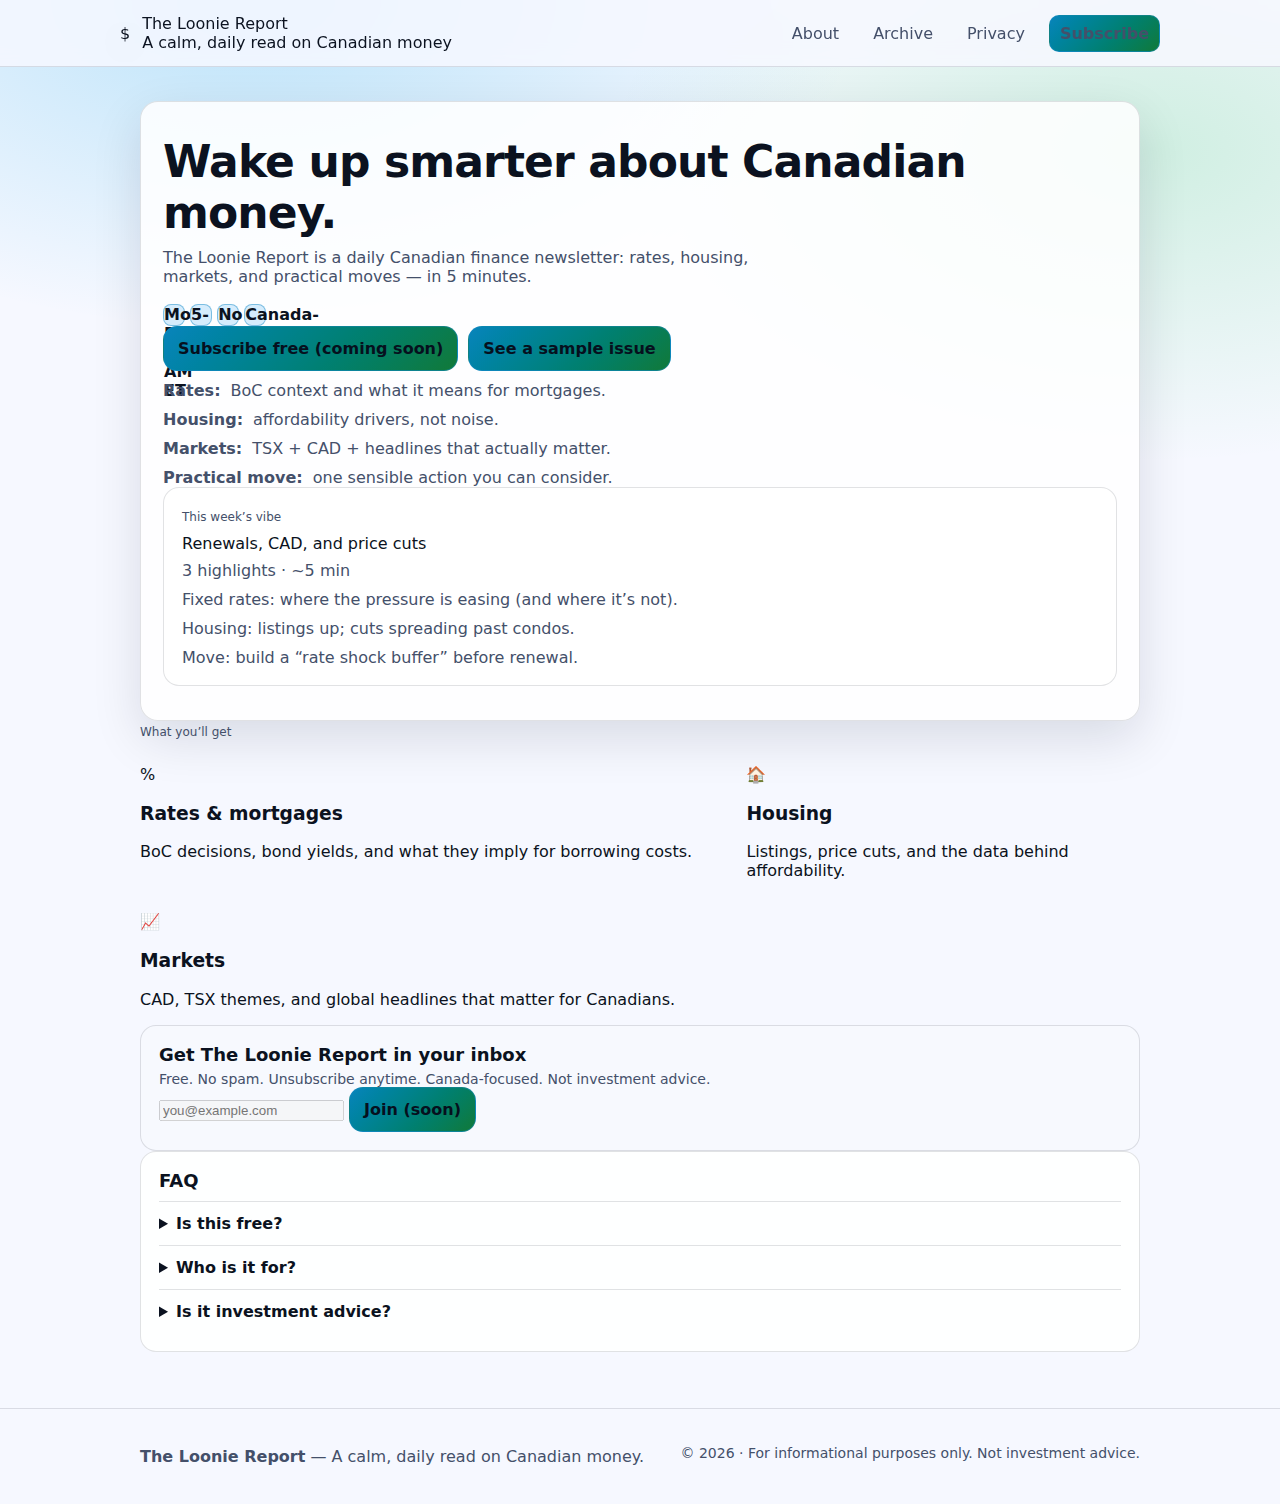
<file: index.html>
<!doctype html>
<html lang="en">
  <head>
    <meta charset="utf-8" />
    <meta name="viewport" content="width=device-width, initial-scale=1" />

    <title>Home · The Loonie Report</title>
    <meta name="description" content="The Loonie Report is a daily Canadian finance newsletter: rates, housing, markets, and practical moves — in 5 minutes." />

    <link rel="icon" href="/assets/img/favicon.svg" type="image/svg+xml" />
    <link rel="stylesheet" href="/assets/css/site.css" />

    <meta property="og:type" content="website" />
    <meta property="og:site_name" content="The Loonie Report" />
    <meta property="og:title" content="Home · The Loonie Report" />
    <meta property="og:description" content="The Loonie Report is a daily Canadian finance newsletter: rates, housing, markets, and practical moves — in 5 minutes." />
    <meta property="og:image" content="/assets/img/og.png" />

    <meta name="twitter:card" content="summary_large_image" />
    <meta name="twitter:title" content="Home · The Loonie Report" />
    <meta name="twitter:description" content="The Loonie Report is a daily Canadian finance newsletter: rates, housing, markets, and practical moves — in 5 minutes." />
    <meta name="twitter:image" content="/assets/img/og.png" />
  </head>
  <body>
    <a class="skip" href="#content">Skip to content</a>

    <header class="header">
      <div class="container header__inner">
        <a class="brand" href="/" aria-label="Home">
          <span class="logo" aria-hidden="true">$</span>
          <span>
            <div class="wordmark">The Loonie Report</div>
            <div class="tagline">A calm, daily read on Canadian money</div>
          </span>
        </a>

        <nav class="nav" aria-label="Primary">
          <a href="/about/">About</a>
          <a href="/archive/">Archive</a>
          <a href="/privacy/">Privacy</a>
          <a class="btn btn--primary" href="#subscribe">Subscribe</a>
        </nav>
      </div>
    </header>

    <main id="content" class="main">
      <div class="container">
        
<section class="hero">
  <div class="hero__grid">
    <div>
      <h1>Wake up smarter about Canadian money.</h1>
      <p class="subhead">The Loonie Report is a daily Canadian finance newsletter: rates, housing, markets, and practical moves — in 5 minutes.</p>

      <div class="badges" aria-label="Key points">
        <span class="badge badge--accent">Mon–Fri · 5:30 AM ET</span>
        <span class="badge">5-minute read</span>
        <span class="badge">No hype</span>
        <span class="badge">Canada-first</span>
      </div>

      <div class="actions" id="subscribe">
        <a class="btn btn--primary" href="#" aria-label="Subscribe (coming soon)">Subscribe free (coming soon)</a>
        <a class="btn btn--secondary" href="/archive/">See a sample issue</a>
      </div>

      <ul class="list">
        <li><strong>Rates:</strong> BoC context and what it means for mortgages.</li>
        <li><strong>Housing:</strong> affordability drivers, not noise.</li>
        <li><strong>Markets:</strong> TSX + CAD + headlines that actually matter.</li>
        <li><strong>Practical move:</strong> one sensible action you can consider.</li>
      </ul>
    </div>

    <aside class="card" aria-label="This week's briefing">
      <div class="kicker">This week’s vibe</div>
      <div class="issueTitle">Renewals, CAD, and price cuts</div>
      <p class="small" style="margin:8px 0 0">3 highlights · ~5 min</p>
      <ul class="list" style="margin-top:10px">
        <li>Fixed rates: where the pressure is easing (and where it’s not).</li>
        <li>Housing: listings up; cuts spreading past condos.</li>
        <li>Move: build a “rate shock buffer” before renewal.</li>
      </ul>
    </aside>
  </div>
</section>

<section class="section">
  <div class="kicker">What you’ll get</div>
  <div class="grid">
    <div class="feature">
      <div class="icon">%</div>
      <h3>Rates & mortgages</h3>
      <p>BoC decisions, bond yields, and what they imply for borrowing costs.</p>
    </div>
    <div class="feature">
      <div class="icon">🏠</div>
      <h3>Housing</h3>
      <p>Listings, price cuts, and the data behind affordability.</p>
    </div>
    <div class="feature">
      <div class="icon">📈</div>
      <h3>Markets</h3>
      <p>CAD, TSX themes, and global headlines that matter for Canadians.</p>
    </div>
  </div>
</section>

<section class="section card card--flat" style="background:#f7f9fe">
  <div class="subscribe">
    <div>
      <h2 style="margin:0 0 6px">Get The Loonie Report in your inbox</h2>
      <p class="small" style="margin:0">Free. No spam. Unsubscribe anytime. Canada-focused. Not investment advice.</p>
    </div>
    <form class="form" action="#" method="post" aria-label="Subscribe form">
      <input class="input" type="email" placeholder="you@example.com" disabled />
      <a class="btn btn--primary" href="#" aria-disabled="true">Join (soon)</a>
    </form>
  </div>
</section>

<section class="section card">
  <h2 style="margin:0 0 10px">FAQ</h2>
  <div class="faq">
    <details>
      <summary>Is this free?</summary>
      <p>Yes. The plan is to keep it free and supported by affiliates/sponsors (no paywall).</p>
    </details>
    <details>
      <summary>Who is it for?</summary>
      <p>Canadians who want a steady, low-drama read on money: homeowners, renters, investors, and builders.</p>
    </details>
    <details>
      <summary>Is it investment advice?</summary>
      <p>No — it’s information and context. You decide what to do with it.</p>
    </details>
  </div>
</section>

      </div>
    </main>

    <footer class="footer">
      <div class="container footer__inner">
        <p><strong>The Loonie Report</strong> — A calm, daily read on Canadian money.</p>
        <p class="small">© 2026 · For informational purposes only. Not investment advice.</p>
      </div>
    </footer>
  </body>
</html>
</file>
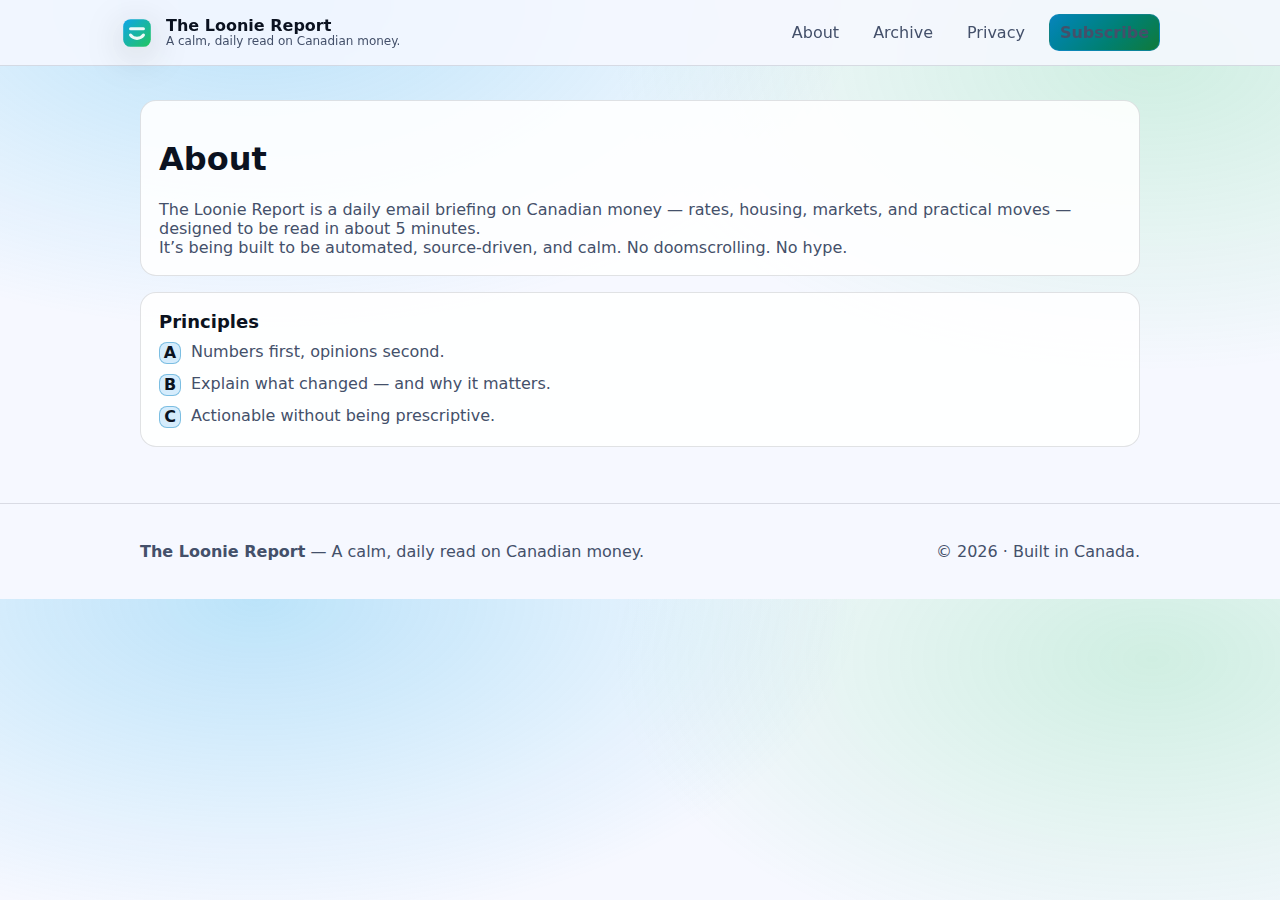
<file: about/index.html>
<!doctype html>
<html lang="en">
  <head>
    <meta charset="utf-8" />
    <meta name="viewport" content="width=device-width, initial-scale=1" />

    <title>About · The Loonie Report</title>
    <meta name="description" content="What The Loonie Report is and how it will work." />

    <link rel="icon" href="/assets/img/favicon.svg" type="image/svg+xml" />
    <link rel="stylesheet" href="/assets/css/site.css" />

    <meta property="og:type" content="website" />
    <meta property="og:site_name" content="The Loonie Report" />
    <meta property="og:title" content="About · The Loonie Report" />
    <meta property="og:description" content="What The Loonie Report is and how it will work." />
    <meta property="og:image" content="/assets/img/og.png" />

    <meta name="twitter:card" content="summary_large_image" />
    <meta name="twitter:title" content="About · The Loonie Report" />
    <meta name="twitter:description" content="What The Loonie Report is and how it will work." />
    <meta name="twitter:image" content="/assets/img/og.png" />
  </head>
  <body>
    <a class="skip" href="#content">Skip to content</a>

    <header class="header">
      <div class="container header__inner">
        <a class="brand" href="/">
          <svg class="logo" width="34" height="34" viewBox="0 0 64 64" aria-hidden="true" focusable="false">
  <defs>
    <linearGradient id="g" x1="0" y1="0" x2="1" y2="1">
      <stop offset="0" stop-color="#0ea5e9"/>
      <stop offset="1" stop-color="#22c55e"/>
    </linearGradient>
  </defs>
  <rect x="6" y="6" width="52" height="52" rx="14" fill="url(#g)" />
  <path d="M20 36c6 8 18 8 24 0" fill="none" stroke="rgba(255,255,255,.92)" stroke-width="6" stroke-linecap="round"/>
  <path d="M20 24h24" stroke="rgba(255,255,255,.92)" stroke-width="6" stroke-linecap="round"/>
</svg>

          <span class="brand__text">
            <span class="brand__name">The Loonie Report</span>
            <span class="brand__tag">A calm, daily read on Canadian money.</span>
          </span>
        </a>

        <nav class="nav" aria-label="Primary">
          <a href="/about/">About</a>
          <a href="/archive/">Archive</a>
          <a href="/privacy/">Privacy</a>
          <a class="btn btn--small" href="#subscribe">Subscribe</a>
        </nav>
      </div>
    </header>

    <main id="content" class="main">
      <div class="container">
        
<section class="card">
  <h1>About</h1>
  <p class="muted">The Loonie Report is a daily email briefing on Canadian money — rates, housing, markets, and practical moves — designed to be read in about 5 minutes.</p>
  <p class="muted">It’s being built to be automated, source-driven, and calm. No doomscrolling. No hype.</p>
</section>

<section class="card" style="margin-top:16px">
  <h2>Principles</h2>
  <ul class="list">
    <li><span class="badge">A</span><span>Numbers first, opinions second.</span></li>
    <li><span class="badge">B</span><span>Explain what changed — and why it matters.</span></li>
    <li><span class="badge">C</span><span>Actionable without being prescriptive.</span></li>
  </ul>
</section>

      </div>
    </main>

    <footer class="footer">
      <div class="container footer__inner">
        <p><strong>The Loonie Report</strong> — A calm, daily read on Canadian money.</p>
        <p class="muted">© 2026 · Built in Canada.</p>
      </div>
    </footer>

    <script>
      // Tiny progressive enhancement: honor system dark mode and allow toggle
      (function () {
        const key = "tlr-theme";
        const root = document.documentElement;
        const stored = localStorage.getItem(key);
        if (stored) root.dataset.theme = stored;
      })();
    </script>
  </body>
</html>
</file>
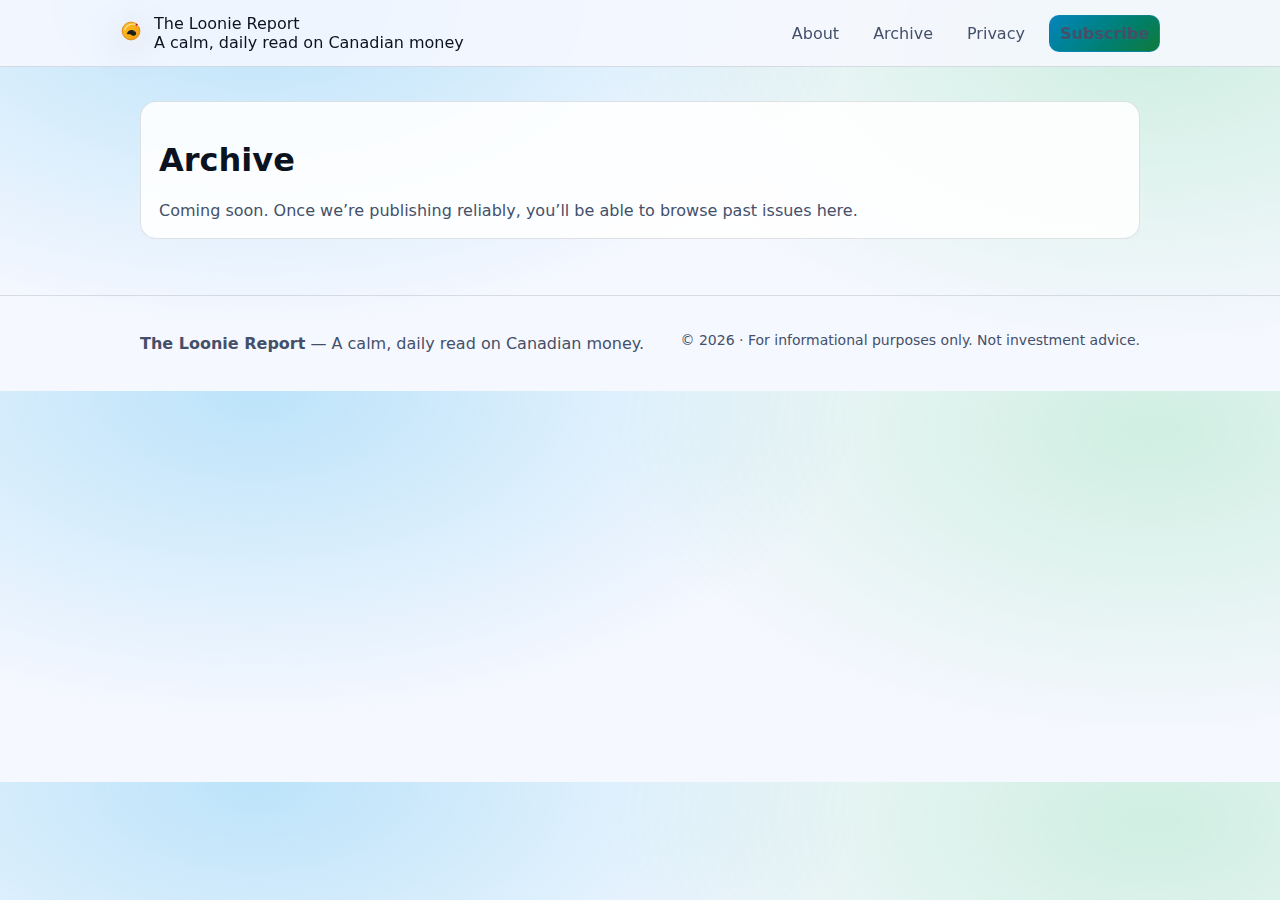
<file: archive/index.html>
<!doctype html>
<html lang="en">
  <head>
    <meta charset="utf-8" />
    <meta name="viewport" content="width=device-width, initial-scale=1" />

    <title>Archive · The Loonie Report</title>
    <meta name="description" content="Past issues (coming soon)." />

    <link rel="icon" href="/assets/img/favicon.svg" type="image/svg+xml" />
    <link rel="stylesheet" href="/assets/css/site.css" />

    <meta property="og:type" content="website" />
    <meta property="og:site_name" content="The Loonie Report" />
    <meta property="og:title" content="Archive · The Loonie Report" />
    <meta property="og:description" content="Past issues (coming soon)." />
    <meta property="og:image" content="/assets/img/og.png" />

    <meta name="twitter:card" content="summary_large_image" />
    <meta name="twitter:title" content="Archive · The Loonie Report" />
    <meta name="twitter:description" content="Past issues (coming soon)." />
    <meta name="twitter:image" content="/assets/img/og.png" />
  </head>
  <body>
    <a class="skip" href="#content">Skip to content</a>

    <header class="header">
      <div class="container header__inner">
        <a class="brand" href="/" aria-label="Home">
          <span class="logo" aria-hidden="true"><img src="/assets/img/mark-loonie.svg" alt="" width="22" height="22" /></span>
          <span>
            <div class="wordmark">The Loonie Report</div>
            <div class="tagline">A calm, daily read on Canadian money</div>
          </span>
        </a>

        <nav class="nav" aria-label="Primary">
          <a href="/about/">About</a>
          <a href="/archive/">Archive</a>
          <a href="/privacy/">Privacy</a>
          <a class="btn btn--primary" href="#subscribe">Subscribe</a>
        </nav>
      </div>
    </header>

    <main id="content" class="main">
      <div class="container">
        
<section class="card">
  <h1>Archive</h1>
  <p class="muted">Coming soon. Once we’re publishing reliably, you’ll be able to browse past issues here.</p>
</section>

      </div>
    </main>

    <footer class="footer">
      <div class="container footer__inner">
        <p><strong>The Loonie Report</strong> — A calm, daily read on Canadian money.</p>
        <p class="small">© 2026 · For informational purposes only. Not investment advice.</p>
      </div>
    </footer>
  </body>
</html>
</file>
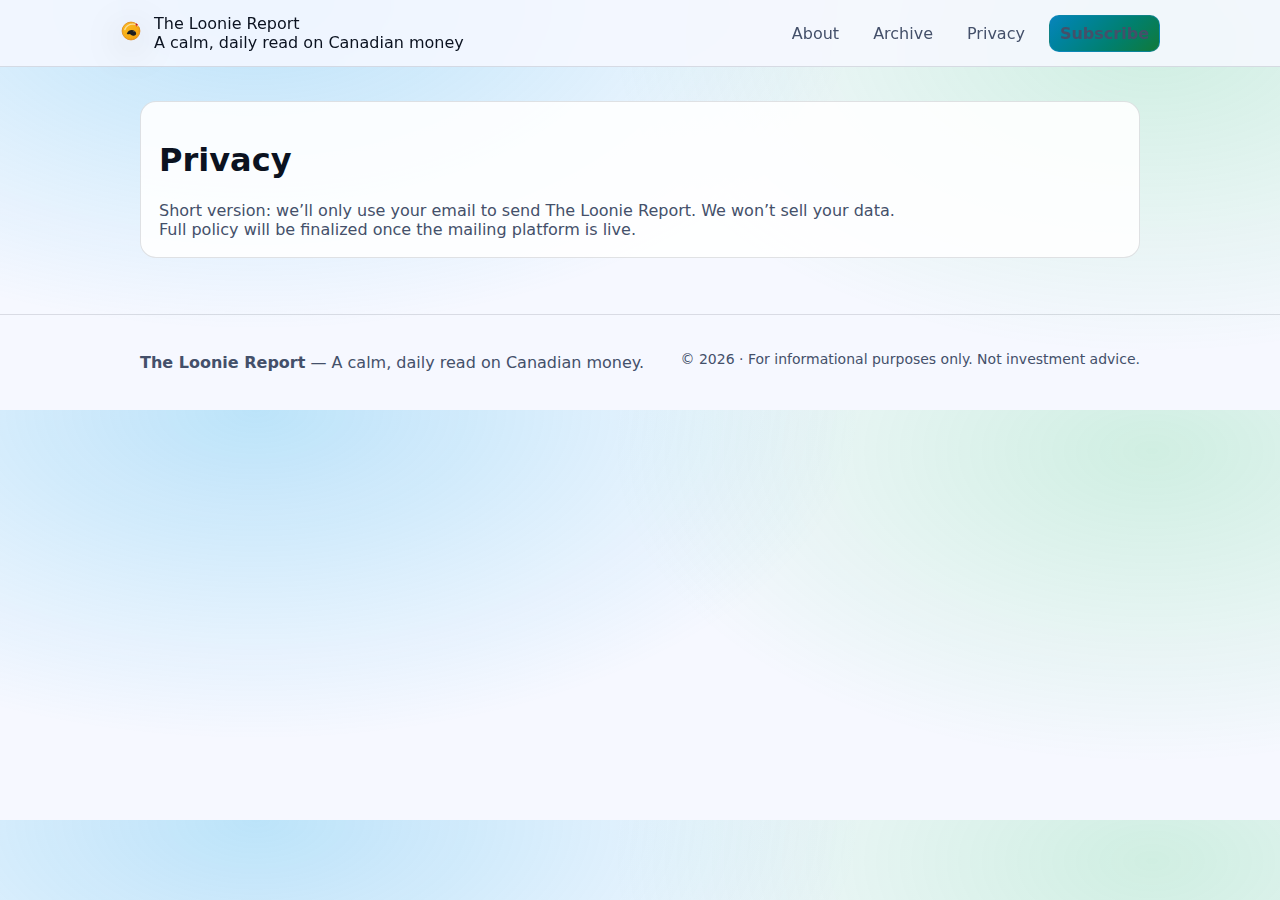
<file: privacy/index.html>
<!doctype html>
<html lang="en">
  <head>
    <meta charset="utf-8" />
    <meta name="viewport" content="width=device-width, initial-scale=1" />

    <title>Privacy · The Loonie Report</title>
    <meta name="description" content="How we handle your data." />

    <link rel="icon" href="/assets/img/favicon.svg" type="image/svg+xml" />
    <link rel="stylesheet" href="/assets/css/site.css" />

    <meta property="og:type" content="website" />
    <meta property="og:site_name" content="The Loonie Report" />
    <meta property="og:title" content="Privacy · The Loonie Report" />
    <meta property="og:description" content="How we handle your data." />
    <meta property="og:image" content="/assets/img/og.png" />

    <meta name="twitter:card" content="summary_large_image" />
    <meta name="twitter:title" content="Privacy · The Loonie Report" />
    <meta name="twitter:description" content="How we handle your data." />
    <meta name="twitter:image" content="/assets/img/og.png" />
  </head>
  <body>
    <a class="skip" href="#content">Skip to content</a>

    <header class="header">
      <div class="container header__inner">
        <a class="brand" href="/" aria-label="Home">
          <span class="logo" aria-hidden="true"><img src="/assets/img/mark-loonie.svg" alt="" width="22" height="22" /></span>
          <span>
            <div class="wordmark">The Loonie Report</div>
            <div class="tagline">A calm, daily read on Canadian money</div>
          </span>
        </a>

        <nav class="nav" aria-label="Primary">
          <a href="/about/">About</a>
          <a href="/archive/">Archive</a>
          <a href="/privacy/">Privacy</a>
          <a class="btn btn--primary" href="#subscribe">Subscribe</a>
        </nav>
      </div>
    </header>

    <main id="content" class="main">
      <div class="container">
        
<section class="card">
  <h1>Privacy</h1>
  <p class="muted">Short version: we’ll only use your email to send The Loonie Report. We won’t sell your data.</p>
  <p class="muted">Full policy will be finalized once the mailing platform is live.</p>
</section>

      </div>
    </main>

    <footer class="footer">
      <div class="container footer__inner">
        <p><strong>The Loonie Report</strong> — A calm, daily read on Canadian money.</p>
        <p class="small">© 2026 · For informational purposes only. Not investment advice.</p>
      </div>
    </footer>
  </body>
</html>
</file>
<file: assets/css/site.css>
:root{
  --bg: #0b1220;
  --panel:#0f1b30;
  --text:#e7eefc;
  --muted:#a8b6d6;
  --line: rgba(231,238,252,.14);
  --brand:#0ea5e9;
  --brand2:#22c55e;
  --shadow: 0 18px 50px rgba(0,0,0,.35);
  color-scheme: dark;
}
@media (prefers-color-scheme: light){
  :root{
    --bg:#f6f8ff;
    --panel:#ffffff;
    --text:#0b1220;
    --muted:#44506a;
    --line: rgba(11,18,32,.12);
    --shadow: 0 18px 50px rgba(10,20,40,.12);
    color-scheme: light;
  }
}
html[data-theme="dark"]{ color-scheme: dark; }
html[data-theme="light"]{ color-scheme: light; }
html[data-theme="dark"]{
  --bg:#0b1220; --panel:#0f1b30; --text:#e7eefc; --muted:#a8b6d6; --line: rgba(231,238,252,.14); --shadow: 0 18px 50px rgba(0,0,0,.35);
}
html[data-theme="light"]{
  --bg:#f6f8ff; --panel:#ffffff; --text:#0b1220; --muted:#44506a; --line: rgba(11,18,32,.12); --shadow: 0 18px 50px rgba(10,20,40,.12);
}

*{box-sizing:border-box}
body{margin:0;font-family: ui-sans-serif, system-ui, -apple-system, Segoe UI, Roboto, Helvetica, Arial, "Apple Color Emoji","Segoe UI Emoji";
  background: radial-gradient(1100px 600px at 20% 0%, rgba(14,165,233,.25), transparent 55%),
              radial-gradient(900px 520px at 90% 10%, rgba(34,197,94,.18), transparent 60%),
              var(--bg);
  color:var(--text);
}
a{color:inherit}
.container{max-width: 1040px; margin: 0 auto; padding: 0 20px;}
.skip{position:absolute;left:-999px;top:auto;width:1px;height:1px;overflow:hidden}
.skip:focus{left:20px;top:14px;width:auto;height:auto;padding:10px 12px;background:var(--panel);border:1px solid var(--line);border-radius:10px;z-index:10}

.header{position:sticky;top:0;backdrop-filter: blur(10px);background: color-mix(in oklab, var(--bg) 84%, transparent);border-bottom:1px solid var(--line);}
.header__inner{display:flex;align-items:center;justify-content:space-between;gap:18px;padding:14px 0;}
.brand{display:flex;align-items:center;gap:12px;text-decoration:none;}
.brand__text{display:flex;flex-direction:column;line-height:1.1}
.brand__name{font-weight:750}
.brand__tag{font-size:12px;color:var(--muted)}
.logo{flex:0 0 auto; filter: drop-shadow(0 8px 18px rgba(0,0,0,.18));}

.nav{display:flex;align-items:center;gap:14px;flex-wrap:wrap;}
.nav a{color:var(--muted);text-decoration:none;padding:8px 10px;border-radius:10px}
.nav a:hover{color:var(--text);background:color-mix(in oklab, var(--panel) 70%, transparent)}

.main{padding:34px 0 56px;}

.hero{padding:34px 22px;border:1px solid var(--line);border-radius:18px;background: color-mix(in oklab, var(--panel) 86%, transparent);box-shadow: var(--shadow);}
.hero h1{margin:0 0 10px;font-size: clamp(28px, 4vw, 44px); letter-spacing:-0.02em;}
.hero p{margin:0 0 18px;color:var(--muted);font-size: 16px;max-width: 60ch;}

.grid{display:grid;grid-template-columns: 1.2fr .8fr; gap:16px; align-items:start; margin-top:16px;}
@media (max-width: 860px){.grid{grid-template-columns:1fr}}

.card{border:1px solid var(--line);border-radius:16px;background: color-mix(in oklab, var(--panel) 88%, transparent);padding:18px;}
.card h2{margin:0 0 10px;font-size:18px;}
.card p{margin:0;color:var(--muted)}

.list{margin:10px 0 0;padding:0;list-style:none;display:grid;gap:10px}
.list li{display:flex;gap:10px;color:var(--muted)}
.badge{display:inline-grid;place-items:center;width:22px;height:22px;border-radius:8px;background: color-mix(in oklab, var(--brand) 22%, var(--panel));border:1px solid color-mix(in oklab, var(--brand) 40%, var(--line));color:var(--text);font-weight:700}

.btn{display:inline-flex;align-items:center;justify-content:center;gap:10px;padding:12px 14px;border-radius:14px;border:1px solid color-mix(in oklab, var(--brand) 40%, var(--line));
  background: linear-gradient(135deg, color-mix(in oklab, var(--brand) 85%, #000) 0%, color-mix(in oklab, var(--brand2) 70%, #000) 100%);
  color:#06101e;text-decoration:none;font-weight:800;
}
.btn--ghost{background:transparent;color:var(--text);border:1px solid var(--line)}
.btn--small{padding:9px 10px;border-radius:12px;font-weight:750}
.actions{display:flex;flex-wrap:wrap;gap:10px}

.kicker{display:inline-flex;align-items:center;gap:8px;margin-bottom:10px;color:var(--muted);font-size:12px}
.kicker .dot{width:8px;height:8px;border-radius:999px;background:linear-gradient(135deg,var(--brand),var(--brand2))}

.sample{font-family: ui-monospace, SFMono-Regular, Menlo, Monaco, Consolas, "Liberation Mono", "Courier New", monospace;
  font-size: 13px; line-height:1.55; color: color-mix(in oklab, var(--text) 90%, var(--muted));
  background: color-mix(in oklab, var(--bg) 60%, var(--panel)); border: 1px dashed var(--line); border-radius: 14px; padding: 14px;
}

.faq details{border-top:1px solid var(--line);padding:12px 0}
.faq summary{cursor:pointer;font-weight:700}
.faq p{margin:8px 0 0;color:var(--muted)}

.footer{border-top:1px solid var(--line);padding:22px 0;color:var(--muted)}
.footer__inner{display:flex;justify-content:space-between;gap:14px;flex-wrap:wrap}
.muted{color:var(--muted)}

.small{font-size: 14px; color: var(--muted)}
</file>
